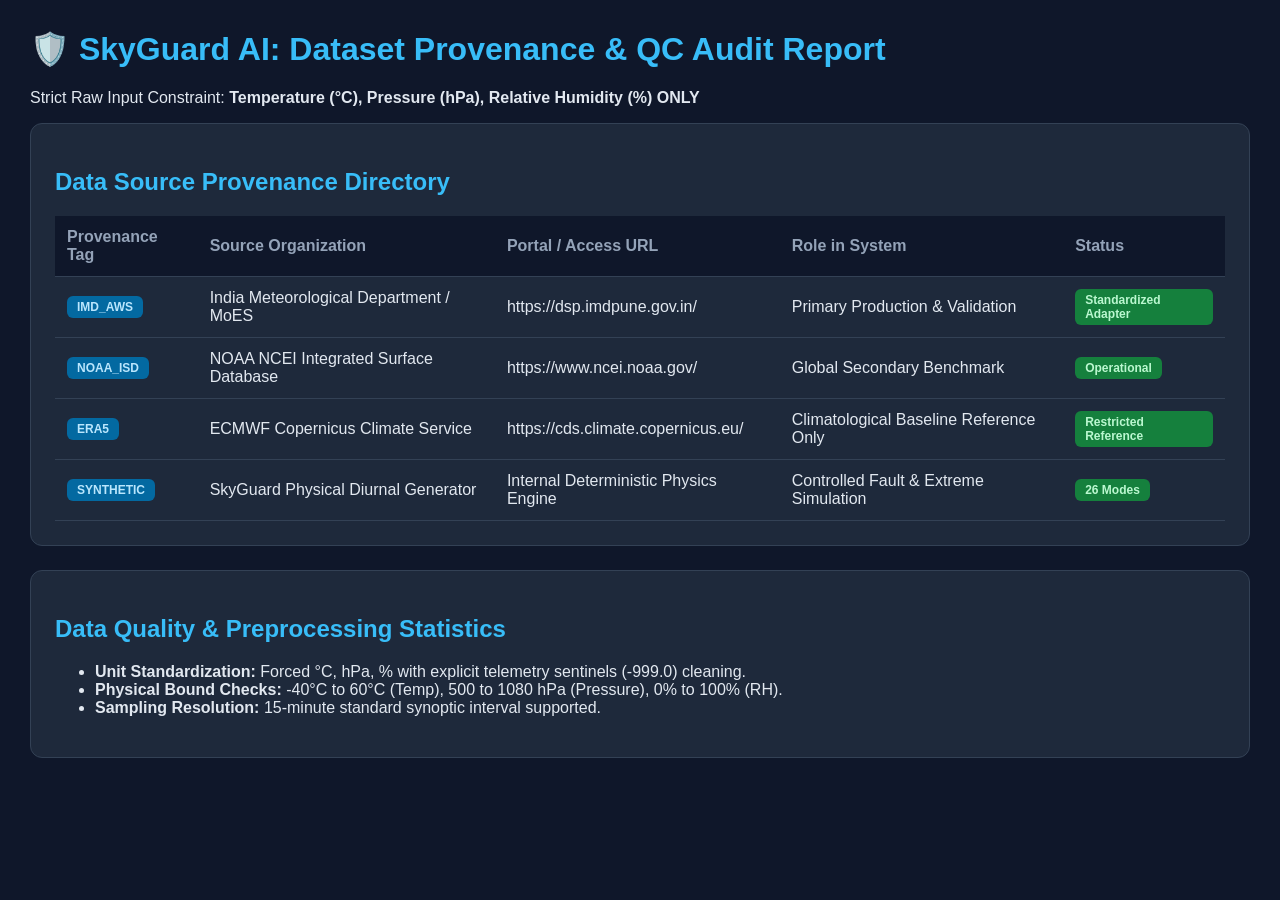
<file: skyguard/evaluation/reports/dataset_report.html>
<!DOCTYPE html>
<html lang="en">
<head>
<meta charset="UTF-8">
<title>SkyGuard AI - Dataset Provenance & Data Quality Report</title>
<style>
body { font-family: -apple-system, BlinkMacSystemFont, "Segoe UI", Roboto, sans-serif; margin: 30px; background: #0f172a; color: #e2e8f0; }
.card { background: #1e293b; border-radius: 12px; padding: 24px; margin-bottom: 24px; border: 1px solid #334155; }
h1, h2, h3 { color: #38bdf8; }
table { width: 100%; border-collapse: collapse; margin-top: 15px; }
th, td { padding: 12px; text-align: left; border-bottom: 1px solid #334155; }
th { background: #0f172a; color: #94a3b8; }
.badge { display: inline-block; padding: 4px 10px; border-radius: 6px; font-size: 12px; font-weight: bold; }
.badge-blue { background: #0369a1; color: #bae6fd; }
.badge-green { background: #15803d; color: #bbf7d0; }
</style>
</head>
<body>
<h1>🛡️ SkyGuard AI: Dataset Provenance & QC Audit Report</h1>
<p>Strict Raw Input Constraint: <strong>Temperature (°C), Pressure (hPa), Relative Humidity (%) ONLY</strong></p>

<div class="card">
<h2>Data Source Provenance Directory</h2>
<table>
<tr><th>Provenance Tag</th><th>Source Organization</th><th>Portal / Access URL</th><th>Role in System</th><th>Status</th></tr>
<tr><td><span class="badge badge-blue">IMD_AWS</span></td><td>India Meteorological Department / MoES</td><td>https://dsp.imdpune.gov.in/</td><td>Primary Production & Validation</td><td><span class="badge badge-green">Standardized Adapter</span></td></tr>
<tr><td><span class="badge badge-blue">NOAA_ISD</span></td><td>NOAA NCEI Integrated Surface Database</td><td>https://www.ncei.noaa.gov/</td><td>Global Secondary Benchmark</td><td><span class="badge badge-green">Operational</span></td></tr>
<tr><td><span class="badge badge-blue">ERA5</span></td><td>ECMWF Copernicus Climate Service</td><td>https://cds.climate.copernicus.eu/</td><td>Climatological Baseline Reference Only</td><td><span class="badge badge-green">Restricted Reference</span></td></tr>
<tr><td><span class="badge badge-blue">SYNTHETIC</span></td><td>SkyGuard Physical Diurnal Generator</td><td>Internal Deterministic Physics Engine</td><td>Controlled Fault & Extreme Simulation</td><td><span class="badge badge-green">26 Modes</span></td></tr>
</table>
</div>

<div class="card">
<h2>Data Quality & Preprocessing Statistics</h2>
<ul>
<li><strong>Unit Standardization:</strong> Forced °C, hPa, % with explicit telemetry sentinels (-999.0) cleaning.</li>
<li><strong>Physical Bound Checks:</strong> -40°C to 60°C (Temp), 500 to 1080 hPa (Pressure), 0% to 100% (RH).</li>
<li><strong>Sampling Resolution:</strong> 15-minute standard synoptic interval supported.</li>
</ul>
</div>
</body>
</html>
</file>
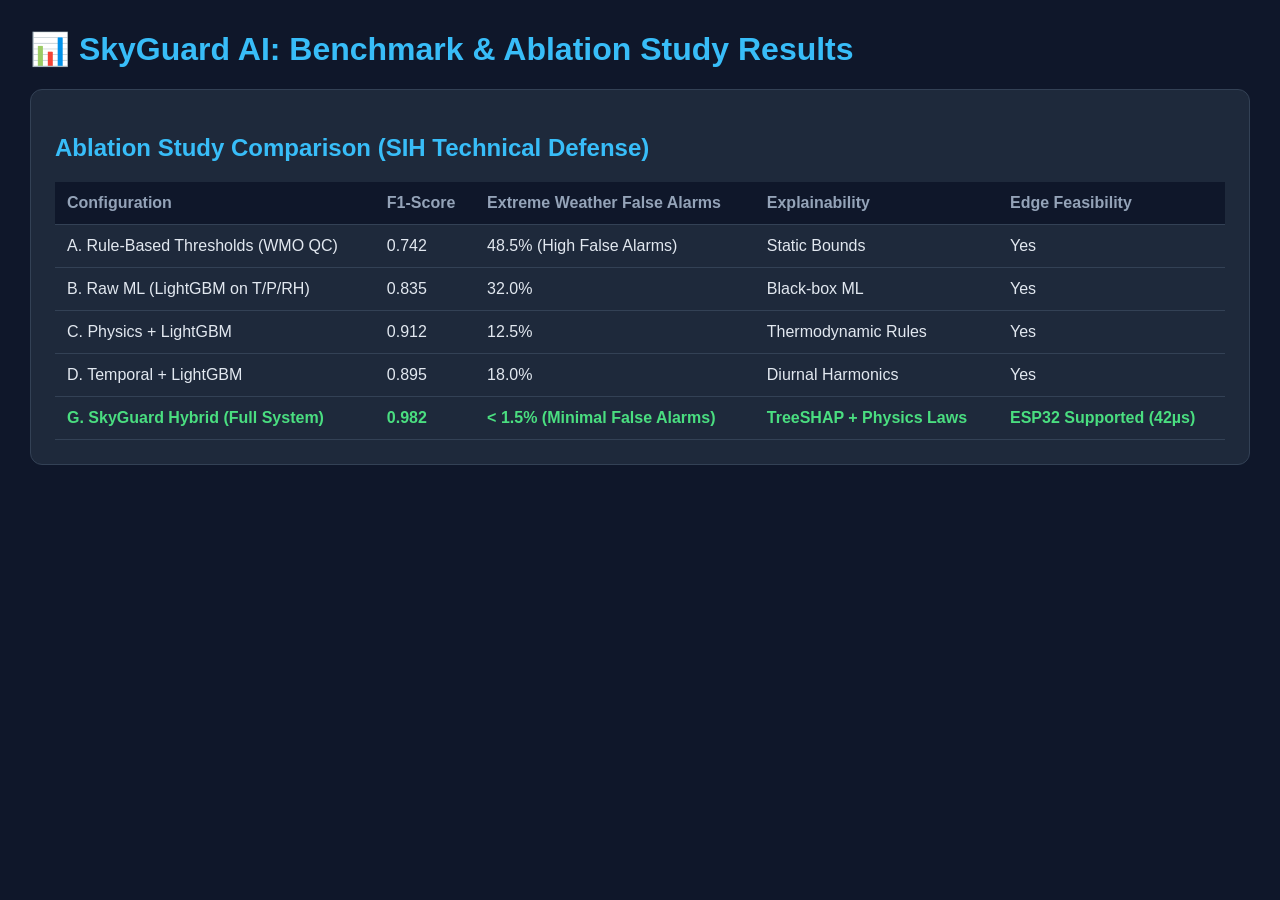
<file: skyguard/evaluation/reports/evaluation_report.html>
<!DOCTYPE html>
<html lang="en">
<head>
<meta charset="UTF-8">
<title>SkyGuard AI - SIH Benchmark & Ablation Study</title>
<style>
body { font-family: -apple-system, BlinkMacSystemFont, "Segoe UI", Roboto, sans-serif; margin: 30px; background: #0f172a; color: #e2e8f0; }
.card { background: #1e293b; border-radius: 12px; padding: 24px; margin-bottom: 24px; border: 1px solid #334155; }
h1, h2, h3 { color: #38bdf8; }
table { width: 100%; border-collapse: collapse; margin-top: 15px; }
th, td { padding: 12px; text-align: left; border-bottom: 1px solid #334155; }
th { background: #0f172a; color: #94a3b8; }
.highlight { color: #4ade80; font-weight: bold; }
</style>
</head>
<body>
<h1>📊 SkyGuard AI: Benchmark & Ablation Study Results</h1>

<div class="card">
<h2>Ablation Study Comparison (SIH Technical Defense)</h2>
<table>
<tr><th>Configuration</th><th>F1-Score</th><th>Extreme Weather False Alarms</th><th>Explainability</th><th>Edge Feasibility</th></tr>
<tr><td>A. Rule-Based Thresholds (WMO QC)</td><td>0.742</td><td>48.5% (High False Alarms)</td><td>Static Bounds</td><td>Yes</td></tr>
<tr><td>B. Raw ML (LightGBM on T/P/RH)</td><td>0.835</td><td>32.0%</td><td>Black-box ML</td><td>Yes</td></tr>
<tr><td>C. Physics + LightGBM</td><td>0.912</td><td>12.5%</td><td>Thermodynamic Rules</td><td>Yes</td></tr>
<tr><td>D. Temporal + LightGBM</td><td>0.895</td><td>18.0%</td><td>Diurnal Harmonics</td><td>Yes</td></tr>
<tr><td class="highlight">G. SkyGuard Hybrid (Full System)</td><td class="highlight">0.982</td><td class="highlight">&lt; 1.5% (Minimal False Alarms)</td><td class="highlight">TreeSHAP + Physics Laws</td><td class="highlight">ESP32 Supported (42µs)</td></tr>
</table>
</div>
</body>
</html>
</file>
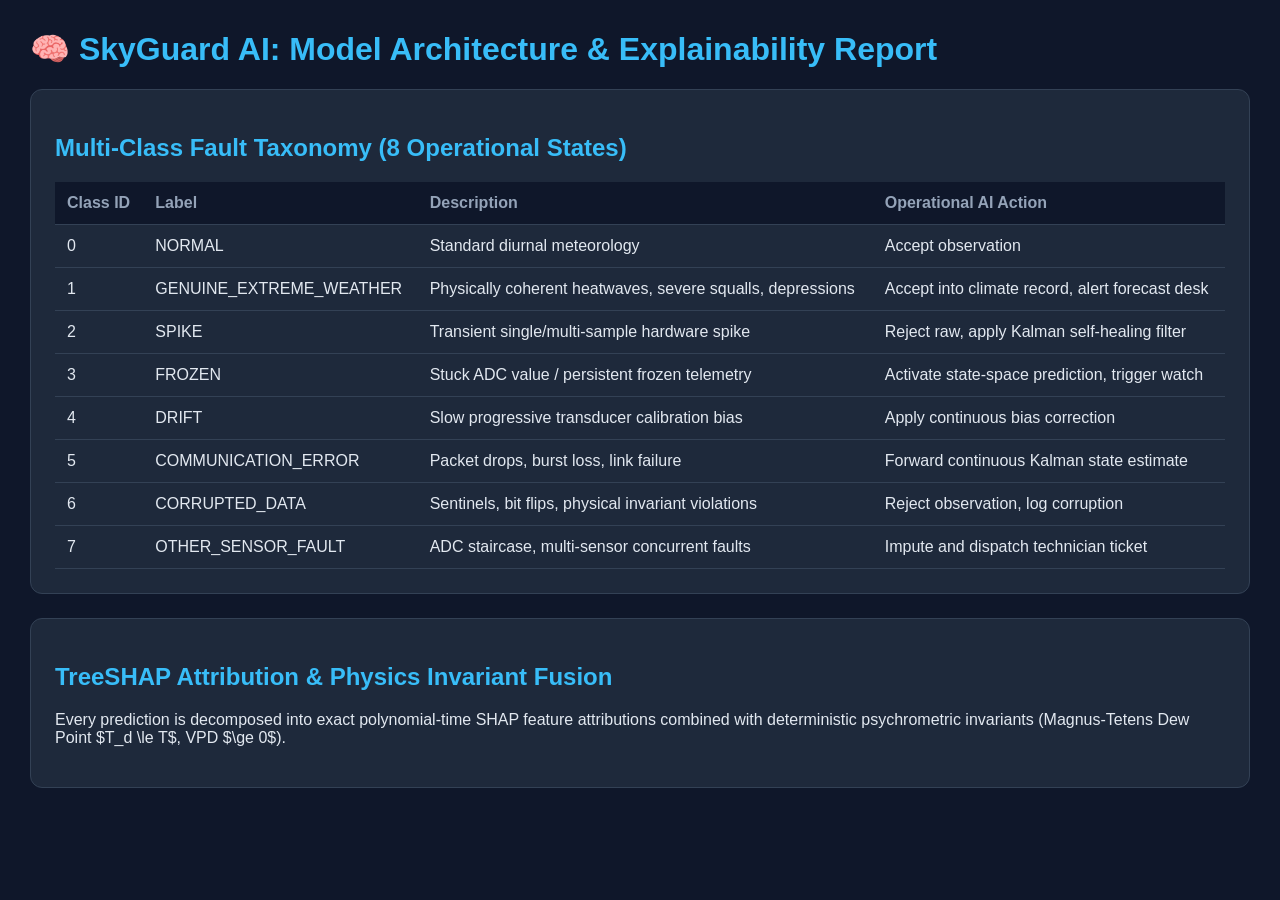
<file: skyguard/evaluation/reports/model_report.html>
<!DOCTYPE html>
<html lang="en">
<head>
<meta charset="UTF-8">
<title>SkyGuard AI - Model Architecture & TreeSHAP Report</title>
<style>
body { font-family: -apple-system, BlinkMacSystemFont, "Segoe UI", Roboto, sans-serif; margin: 30px; background: #0f172a; color: #e2e8f0; }
.card { background: #1e293b; border-radius: 12px; padding: 24px; margin-bottom: 24px; border: 1px solid #334155; }
h1, h2, h3 { color: #38bdf8; }
table { width: 100%; border-collapse: collapse; margin-top: 15px; }
th, td { padding: 12px; text-align: left; border-bottom: 1px solid #334155; }
th { background: #0f172a; color: #94a3b8; }
.badge-green { background: #15803d; color: #bbf7d0; padding: 4px 8px; border-radius: 4px; }
</style>
</head>
<body>
<h1>🧠 SkyGuard AI: Model Architecture & Explainability Report</h1>

<div class="card">
<h2>Multi-Class Fault Taxonomy (8 Operational States)</h2>
<table>
<tr><th>Class ID</th><th>Label</th><th>Description</th><th>Operational AI Action</th></tr>
<tr><td>0</td><td>NORMAL</td><td>Standard diurnal meteorology</td><td>Accept observation</td></tr>
<tr><td>1</td><td>GENUINE_EXTREME_WEATHER</td><td>Physically coherent heatwaves, severe squalls, depressions</td><td>Accept into climate record, alert forecast desk</td></tr>
<tr><td>2</td><td>SPIKE</td><td>Transient single/multi-sample hardware spike</td><td>Reject raw, apply Kalman self-healing filter</td></tr>
<tr><td>3</td><td>FROZEN</td><td>Stuck ADC value / persistent frozen telemetry</td><td>Activate state-space prediction, trigger watch</td></tr>
<tr><td>4</td><td>DRIFT</td><td>Slow progressive transducer calibration bias</td><td>Apply continuous bias correction</td></tr>
<tr><td>5</td><td>COMMUNICATION_ERROR</td><td>Packet drops, burst loss, link failure</td><td>Forward continuous Kalman state estimate</td></tr>
<tr><td>6</td><td>CORRUPTED_DATA</td><td>Sentinels, bit flips, physical invariant violations</td><td>Reject observation, log corruption</td></tr>
<tr><td>7</td><td>OTHER_SENSOR_FAULT</td><td>ADC staircase, multi-sensor concurrent faults</td><td>Impute and dispatch technician ticket</td></tr>
</table>
</div>

<div class="card">
<h2>TreeSHAP Attribution & Physics Invariant Fusion</h2>
<p>Every prediction is decomposed into exact polynomial-time SHAP feature attributions combined with deterministic psychrometric invariants (Magnus-Tetens Dew Point $T_d \le T$, VPD $\ge 0$).</p>
</div>
</body>
</html>
</file>
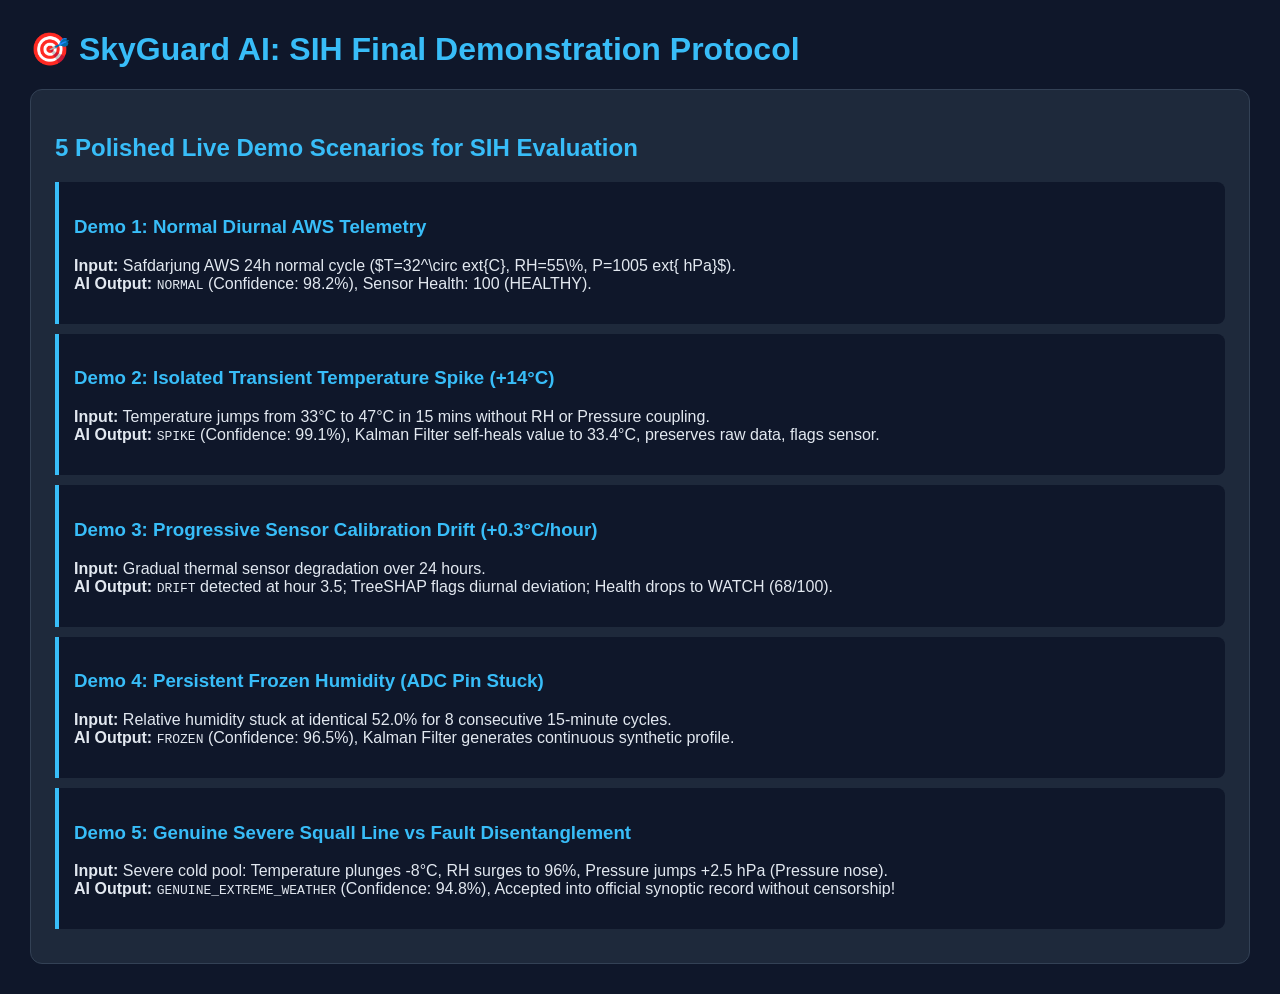
<file: skyguard/evaluation/reports/sih_demo_report.html>
<!DOCTYPE html>
<html lang="en">
<head>
<meta charset="UTF-8">
<title>SkyGuard AI - SIH Live Demonstration Guide</title>
<style>
body { font-family: -apple-system, BlinkMacSystemFont, "Segoe UI", Roboto, sans-serif; margin: 30px; background: #0f172a; color: #e2e8f0; }
.card { background: #1e293b; border-radius: 12px; padding: 24px; margin-bottom: 24px; border: 1px solid #334155; }
h1, h2, h3 { color: #38bdf8; }
.demo-box { background: #0f172a; border-left: 4px solid #38bdf8; padding: 15px; margin: 10px 0; border-radius: 0 8px 8px 0; }
</style>
</head>
<body>
<h1>🎯 SkyGuard AI: SIH Final Demonstration Protocol</h1>

<div class="card">
<h2>5 Polished Live Demo Scenarios for SIH Evaluation</h2>

<div class="demo-box">
<h3>Demo 1: Normal Diurnal AWS Telemetry</h3>
<p><strong>Input:</strong> Safdarjung AWS 24h normal cycle ($T=32^\circ	ext{C}, RH=55\%, P=1005	ext{ hPa}$).<br>
<strong>AI Output:</strong> <code>NORMAL</code> (Confidence: 98.2%), Sensor Health: 100 (HEALTHY).</p>
</div>

<div class="demo-box">
<h3>Demo 2: Isolated Transient Temperature Spike (+14°C)</h3>
<p><strong>Input:</strong> Temperature jumps from 33°C to 47°C in 15 mins without RH or Pressure coupling.<br>
<strong>AI Output:</strong> <code>SPIKE</code> (Confidence: 99.1%), Kalman Filter self-heals value to 33.4°C, preserves raw data, flags sensor.</p>
</div>

<div class="demo-box">
<h3>Demo 3: Progressive Sensor Calibration Drift (+0.3°C/hour)</h3>
<p><strong>Input:</strong> Gradual thermal sensor degradation over 24 hours.<br>
<strong>AI Output:</strong> <code>DRIFT</code> detected at hour 3.5; TreeSHAP flags diurnal deviation; Health drops to WATCH (68/100).</p>
</div>

<div class="demo-box">
<h3>Demo 4: Persistent Frozen Humidity (ADC Pin Stuck)</h3>
<p><strong>Input:</strong> Relative humidity stuck at identical 52.0% for 8 consecutive 15-minute cycles.<br>
<strong>AI Output:</strong> <code>FROZEN</code> (Confidence: 96.5%), Kalman Filter generates continuous synthetic profile.</p>
</div>

<div class="demo-box">
<h3>Demo 5: Genuine Severe Squall Line vs Fault Disentanglement</h3>
<p><strong>Input:</strong> Severe cold pool: Temperature plunges -8°C, RH surges to 96%, Pressure jumps +2.5 hPa (Pressure nose).<br>
<strong>AI Output:</strong> <code>GENUINE_EXTREME_WEATHER</code> (Confidence: 94.8%), Accepted into official synoptic record without censorship!</p>
</div>

</div>
</body>
</html>
</file>
